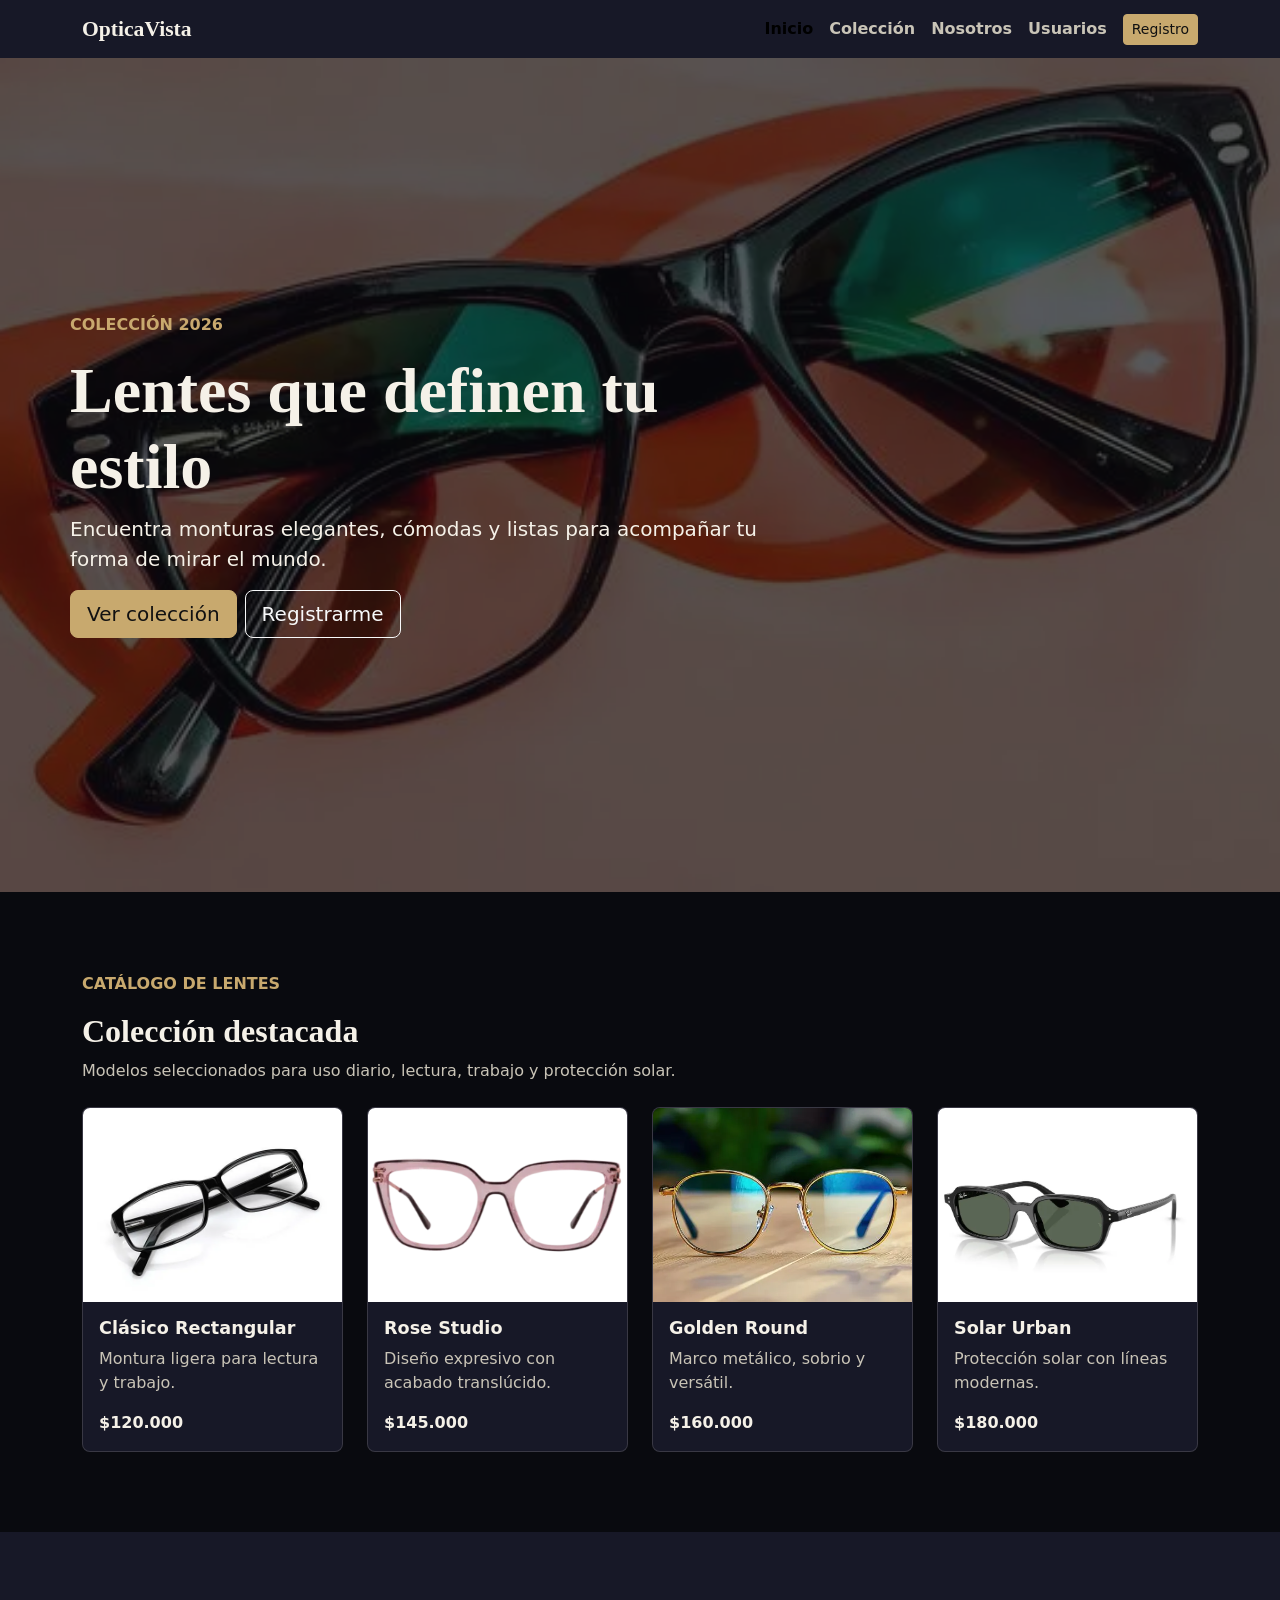
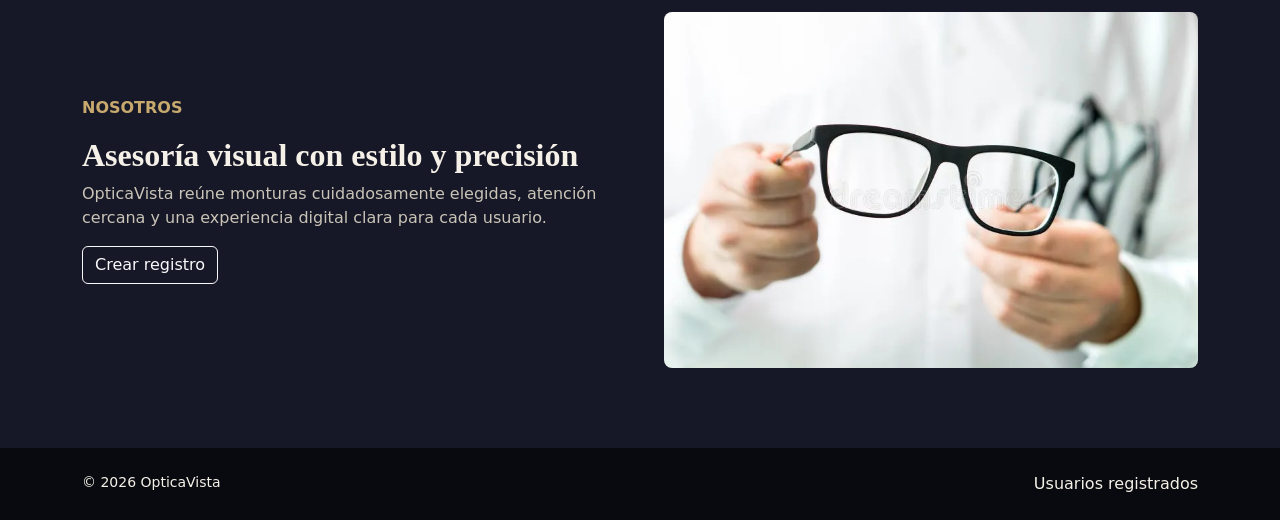
<file: index.html>
<!doctype html>
<html lang="es">
<head>
  <meta charset="utf-8">
  <meta name="viewport" content="width=device-width, initial-scale=1">
  <meta name="description" content="OpticaVista: tienda web de lentes con registro de usuarios y catálogo 2026.">
  <meta name="keywords" content="óptica, lentes, gafas, monturas, registro">
  <meta name="author" content="OpticaVista">
  <title>OpticaVista | Lentes que definen tu estilo</title>
  <link href="https://cdn.jsdelivr.net/npm/bootstrap@5.3.2/dist/css/bootstrap.min.css" rel="stylesheet">
  <link rel="stylesheet" href="css/styles.css">
</head>
<body>
  <nav class="navbar navbar-expand-lg sticky-top" id="mainNav">
    <div class="container">
      <a class="navbar-brand" href="index.html">OpticaVista</a>
      <button class="navbar-toggler" type="button" data-bs-toggle="collapse" data-bs-target="#menu" aria-controls="menu" aria-expanded="false" aria-label="Alternar navegación">
        <span class="navbar-toggler-icon"></span>
      </button>
      <div class="collapse navbar-collapse" id="menu">
        <ul class="navbar-nav ms-auto align-items-lg-center">
          <li class="nav-item"><a class="nav-link active" href="index.html">Inicio</a></li>
          <li class="nav-item"><a class="nav-link" href="#coleccion">Colección</a></li>
          <li class="nav-item"><a class="nav-link" href="#nosotros">Nosotros</a></li>
          <li class="nav-item"><a class="nav-link" href="usuarios.html" data-route="usuarios.html">Usuarios</a></li>
          <li class="nav-item ms-lg-2"><button class="btn btn-gold btn-sm" data-bs-toggle="modal" data-bs-target="#registroModal">Registro</button></li>
        </ul>
      </div>
    </div>
  </nav>

  <main>
    <section class="hero">
      <img src="Img/Lentes1.webp" alt="Lentes negros sobre fondo cálido">
      <div class="container hero-text">
        <p class="tag">Colección 2026</p>
        <h1 class="display-3 title">Lentes que definen tu estilo</h1>
        <p class="lead">Encuentra monturas elegantes, cómodas y listas para acompañar tu forma de mirar el mundo.</p>
        <div class="d-flex flex-wrap gap-2">
          <button id="verColeccionBtn" class="btn btn-gold btn-lg">Ver colección</button>
          <button class="btn btn-outline-light btn-lg" data-bs-toggle="modal" data-bs-target="#registroModal">Registrarme</button>
        </div>
      </div>
    </section>

    <section id="coleccion" class="section">
      <div class="container">
        <p class="tag">Catálogo de Lentes</p>
        <h2 class="title">Colección destacada</h2>
        <p class="muted mb-4">Modelos seleccionados para uso diario, lectura, trabajo y protección solar.</p>
        <div class="row g-4">
          <div class="col-md-6 col-lg-3">
            <article class="card product">
              <img src="Img/Lentes3.webp" alt="Montura negra rectangular">
              <div class="card-body"><h3>Clásico Rectangular</h3><p>Montura ligera para lectura y trabajo.</p><b>$120.000</b></div>
            </article>
          </div>
          <div class="col-md-6 col-lg-3">
            <article class="card product">
              <img src="Img/Lentes4.webp" alt="Montura rosada moderna">
              <div class="card-body"><h3>Rose Studio</h3><p>Diseño expresivo con acabado translúcido.</p><b>$145.000</b></div>
            </article>
          </div>
          <div class="col-md-6 col-lg-3">
            <article class="card product">
              <img src="Img/Lentes5.webp" alt="Lentes redondos dorados">
              <div class="card-body"><h3>Golden Round</h3><p>Marco metálico, sobrio y versátil.</p><b>$160.000</b></div>
            </article>
          </div>
          <div class="col-md-6 col-lg-3">
            <article class="card product">
              <img src="Img/Lentes7.webp" alt="Gafas oscuras de sol">
              <div class="card-body"><h3>Solar Urban</h3><p>Protección solar con líneas modernas.</p><b>$180.000</b></div>
            </article>
          </div>
        </div>
      </div>
    </section>

    <section id="nosotros" class="section section-alt">
      <div class="container">
        <div class="row align-items-center g-5">
          <div class="col-lg-6">
            <p class="tag">Nosotros</p>
            <h2 class="title">Asesoría visual con estilo y precisión</h2>
            <p class="muted">OpticaVista reúne monturas cuidadosamente elegidas, atención cercana y una experiencia digital clara para cada usuario.</p>
            <button class="btn btn-outline-light" data-bs-toggle="modal" data-bs-target="#registroModal">Crear registro</button>
          </div>
          <div class="col-lg-6"><img src="Img/Lentes6.webp" alt="Especialista entregando lentes" class="rounded-img"></div>
        </div>
      </div>
    </section>
  </main>

  <footer class="py-4">
    <div class="container d-flex justify-content-between gap-3 flex-wrap">
      <small>&copy; 2026 OpticaVista</small>
      <a href="usuarios.html" data-route="usuarios.html">Usuarios registrados</a>
    </div>
  </footer>

  <div class="modal fade" id="registroModal" tabindex="-1">
    <div class="modal-dialog modal-dialog-centered">
      <div class="modal-content">
        <div class="modal-header">
          <h2 class="h5 modal-title">Registro de cliente</h2>
          <button class="btn-close btn-close-white" data-bs-dismiss="modal"></button>
        </div>
        <form id="registroForm" novalidate>
          <div class="modal-body">
            <label class="form-label" for="nombre">Nombre completo</label>
            <input class="form-control mb-1" id="nombre" autocomplete="name"><div class="invalid-feedback mb-2" id="error-nombre"></div>

            <label class="form-label" for="email">Correo electrónico</label>
            <input class="form-control mb-1" id="email" type="email" autocomplete="email"><div class="invalid-feedback mb-2" id="error-email"></div>

            <label class="form-label" for="telefono">Teléfono</label>
            <input class="form-control mb-1" id="telefono" inputmode="numeric" autocomplete="tel"><div class="invalid-feedback mb-2" id="error-telefono"></div>

            <label class="form-label" for="ciudad">Ciudad</label>
            <input class="form-control mb-1" id="ciudad" autocomplete="address-level2"><div class="invalid-feedback mb-2" id="error-ciudad"></div>

            <label class="form-label" for="contrasena">Contraseña</label>
            <input class="form-control mb-1" id="contrasena" type="password"><div class="invalid-feedback" id="error-contrasena"></div>
          </div>
          <div class="modal-footer">
            <button class="btn btn-secondary" type="button" data-bs-dismiss="modal">Cancelar</button>
            <button class="btn btn-gold" id="registrarBtn" type="submit">Registrar</button>
          </div>
        </form>
      </div>
    </div>
  </div>

  <script src="https://cdn.jsdelivr.net/npm/bootstrap@5.3.2/dist/js/bootstrap.bundle.min.js"></script>
  <script src="js/app.js"></script>
</body>
</html>
</file>
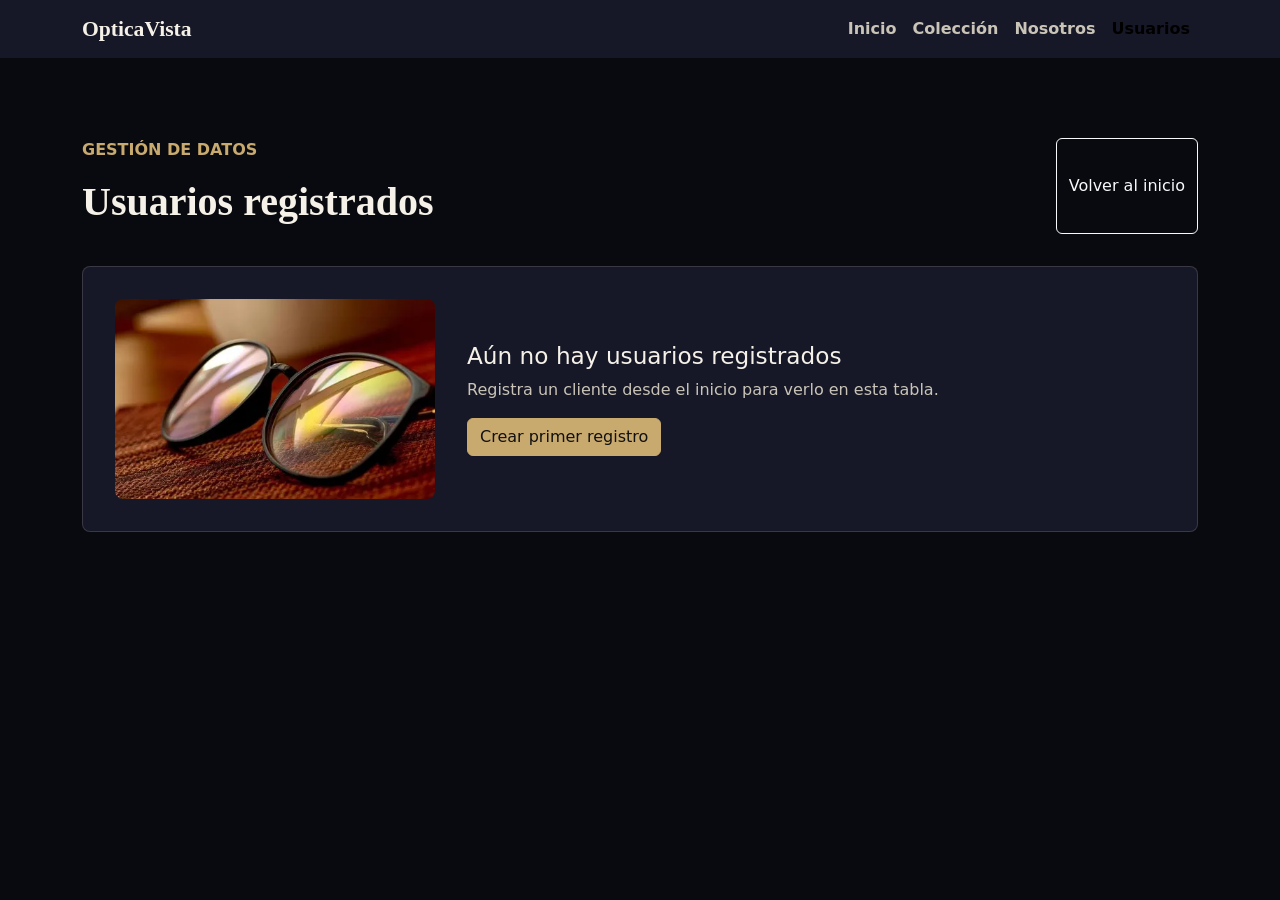
<file: usuarios.html>
<!doctype html>
<html lang="es">
<head>
  <meta charset="utf-8">
  <meta name="viewport" content="width=device-width, initial-scale=1">
  <meta name="description" content="Listado de usuarios registrados en OpticaVista.">
  <meta name="robots" content="noindex, follow">
  <title>OpticaVista | Usuarios registrados</title>
  <link href="https://cdn.jsdelivr.net/npm/bootstrap@5.3.2/dist/css/bootstrap.min.css" rel="stylesheet">
  <link rel="stylesheet" href="css/styles.css">
</head>
<body>
  <nav class="navbar navbar-expand-lg sticky-top" id="mainNav">
    <div class="container">
      <a class="navbar-brand" href="index.html" data-route="index.html">OpticaVista</a>
      <button class="navbar-toggler" type="button" data-bs-toggle="collapse" data-bs-target="#menu" aria-controls="menu" aria-expanded="false" aria-label="Alternar navegación">
        <span class="navbar-toggler-icon"></span>
      </button>
      <div class="collapse navbar-collapse" id="menu">
        <ul class="navbar-nav ms-auto">
          <li class="nav-item"><a class="nav-link" href="index.html" data-route="index.html">Inicio</a></li>
          <li class="nav-item"><a class="nav-link" href="index.html#coleccion" data-route="index.html#coleccion">Colección</a></li>
          <li class="nav-item"><a class="nav-link" href="index.html#nosotros" data-route="index.html#nosotros">Nosotros</a></li>
          <li class="nav-item"><a class="nav-link active" href="usuarios.html">Usuarios</a></li>
        </ul>
      </div>
    </div>
  </nav>

  <main class="section">
    <div class="container">
      <div class="page-head">
        <div>
          <p class="tag">Gestión de datos</p>
          <h1 class="title">Usuarios registrados</h1>
        </div>
        <button class="btn btn-outline-light" id="btnVolver">Volver al inicio</button>
      </div>

      <div class="empty" id="noUsers">
        <img src="Img/Lentes2.webp" alt="Lentes sobre mesa">
        <div>
          <h2>Aún no hay usuarios registrados</h2>
          <p class="muted">Registra un cliente desde el inicio para verlo en esta tabla.</p>
          <button class="btn btn-gold" id="volverInicio">Crear primer registro</button>
        </div>
      </div>

      <div class="table-box" id="tableWrapper">
        <div class="table-responsive">
          <table class="table table-dark table-striped table-hover mb-0" id="usuariosTable">
            <thead>
              <tr><th>#</th><th>Nombre</th><th>Correo</th><th>Teléfono</th><th>Ciudad</th></tr>
            </thead>
            <tbody></tbody>
          </table>
        </div>
      </div>
    </div>
  </main>

  <script src="https://cdn.jsdelivr.net/npm/bootstrap@5.3.2/dist/js/bootstrap.bundle.min.js"></script>
  <script src="js/app.js"></script>
</body>
</html>
</file>
<file: css/styles.css>
:root {
  --bg: #090a0f;
  --panel: #171827;
  --text: #f5f1e8;
  --muted: #c9c4b7;
  --gold: #c8a96e;
  --line: rgba(245, 241, 232, .15);
}

body {
  margin: 0;
  overflow-x: hidden;
  background: var(--bg);
  color: var(--text);
  font-family: system-ui, sans-serif;
}

a { color: inherit; text-decoration: none; }
.title { font-family: Georgia, serif; font-weight: 700; }
.muted { color: var(--muted); }
.tag { color: var(--gold); font-weight: 700; text-transform: uppercase; }

#mainNav, .modal-content, .product, .table-box, .empty {
  background: var(--panel);
  border-color: var(--line);
  color: var(--text);
}

.navbar-brand, .nav-link:hover, .nav-link.active { color: var(--text); }
.navbar-brand { font-family: Georgia, serif; font-size: 1.35rem; font-weight: 700; }
.nav-link { color: var(--muted); font-weight: 600; }
.navbar-toggler-icon { filter: invert(1); }

.btn-gold {
  background: var(--gold);
  border-color: var(--gold);
  color: #111;
}

.hero {
  position: relative;
  min-height: calc(100vh - 66px);
  display: grid;
  place-items: center;
  overflow: hidden;
}
.hero::after {
  content: "";
  position: absolute;
  inset: 0;
  background: rgba(9, 10, 15, .68);
}
.hero img {
  position: absolute;
  inset: 0;
  width: 100%;
  height: 100%;
  object-fit: cover;
}
.hero-text {
  position: relative;
  z-index: 1;
  padding: 5rem 0;
}
.hero h1, .hero .lead { max-width: 720px; }

.section { padding: 5rem 0; }
.section-alt { background: var(--panel); }

.product {
  height: 100%;
  overflow: hidden;
  border: 1px solid var(--line);
  border-radius: 8px;
}
.product img {
  width: 100%;
  aspect-ratio: 4 / 3;
  object-fit: cover;
  background: white;
}
.product h3 { font-size: 1.1rem; font-weight: 700; }
.product p { color: var(--muted); }

.rounded-img, .empty img {
  width: 100%;
  border-radius: 8px;
}

footer, .modal-header, .modal-footer { border-color: var(--line); }
.form-control { background: #f8f6f0; }

.page-head {
  display: flex;
  justify-content: space-between;
  gap: 1rem;
  margin-bottom: 2rem;
}
.table-box, .empty {
  border: 1px solid var(--line);
  border-radius: 8px;
  overflow: hidden;
}
.table { min-width: 720px; }
.table-dark {
  --bs-table-bg: var(--panel);
  --bs-table-striped-bg: #222631;
  --bs-table-border-color: var(--line);
}
.empty {
  display: grid;
  grid-template-columns: 320px 1fr;
  align-items: center;
  gap: 2rem;
  padding: 2rem;
}
.empty img {
  aspect-ratio: 16 / 10;
  object-fit: cover;
}
.empty h2 { font-size: 1.45rem; }

@media (max-width: 767px) {
  .hero { min-height: 78vh; }
  .hero-text, .section { padding: 3rem 0; }
  .hero h1 { font-size: 2.3rem; }
  .page-head, .hero .d-flex { flex-direction: column; }
  .page-head .btn, .hero .btn { width: 100%; }
  .empty { grid-template-columns: 1fr; padding: 1.25rem; }
}
</file>
